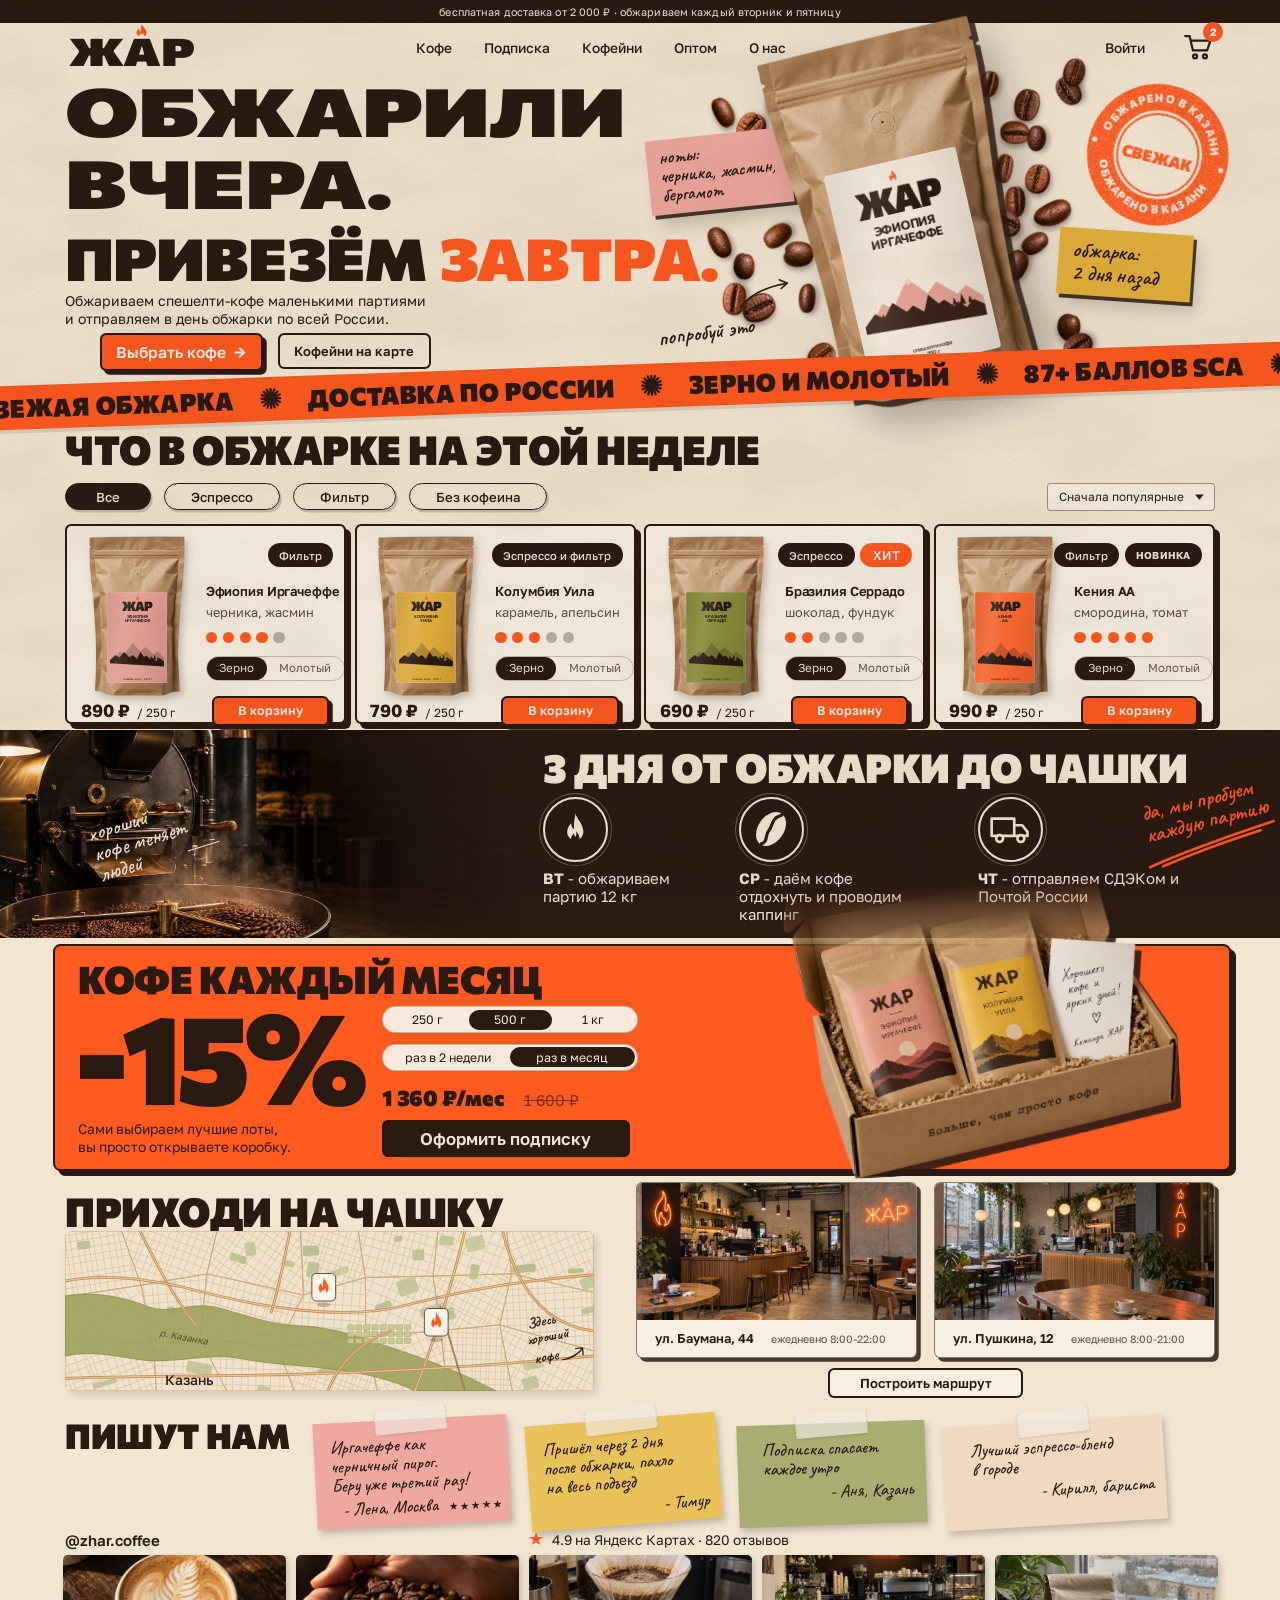
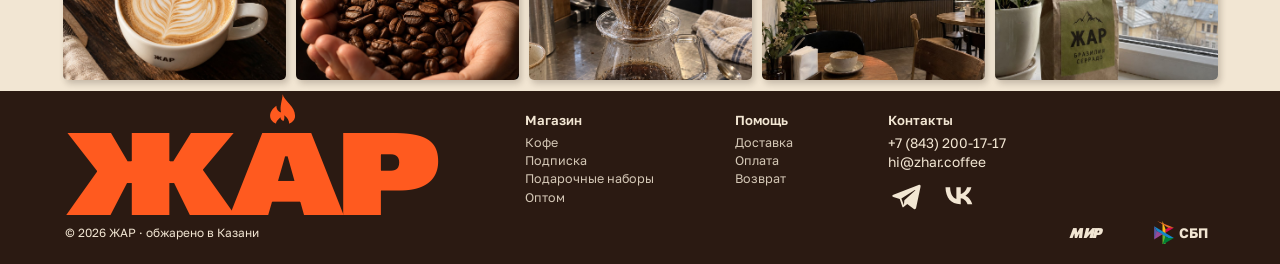
<file: work/zhar/index.html>
<!doctype html>
<html lang="ru">
<head>
<meta charset="utf-8">
<meta name="viewport" content="width=device-width, initial-scale=1">
<title>ЖАР - свежеобжаренный кофе</title>
<meta name="description" content="Обжариваем спешелти-кофе маленькими партиями и отправляем в день обжарки по всей России.">
<link rel="icon" href="data:image/svg+xml,%3Csvg xmlns='http://www.w3.org/2000/svg' viewBox='0 0 24 32'%3E%3Cpath fill='%23FF5A1F' d='M12 0c1 6 8 10 8 19a8 8 0 0 1-16 0c0-4 2-7 4-9 0 3 1 5 3 6-1-6 1-11 1-16z'/%3E%3C/svg%3E">
<link rel="preconnect" href="https://fonts.googleapis.com">
<link rel="preconnect" href="https://fonts.gstatic.com" crossorigin>
<link href="https://fonts.googleapis.com/css2?family=Caveat:wght@500;600;700&family=Golos+Text:wght@400;500;600;700&family=Commissioner:wght@700;800;900&display=swap" rel="stylesheet">
<link rel="stylesheet" href="styles.css">
</head>
<body>

<!-- SVG-символы -->
<svg width="0" height="0" style="position:absolute" aria-hidden="true">
  <defs>
    <symbol id="flame" viewBox="0 0 24 32">
      <path fill="currentColor" d="M12 0c1 6 8 10 8 19a8 8 0 0 1-16 0c0-4 2-7 4-9 0 3 1 5 3 6-1-6 1-11 1-16z"/>
      <path fill="var(--flame-in, #F2E6D3)" d="M12 30a4.2 4.2 0 0 1-4.2-4.2c0-2.6 1.7-4 2.8-5.8.2 1.8.9 2.9 2 3.3.6-1.6.7-3.3.4-5 2 1.9 3.2 4.4 3.2 7.5A4.2 4.2 0 0 1 12 30z"/>
    </symbol>
    <symbol id="burst" viewBox="-12 -12 24 24">
      <g stroke="currentColor" stroke-width="2.6" stroke-linecap="round">
        <path d="M0-11V11M-11 0H11M-7.8-7.8 7.8 7.8M-7.8 7.8 7.8-7.8M-4.2-10.2 4.2 10.2M-10.2-4.2 10.2 4.2M-4.2 10.2 4.2-10.2M-10.2 4.2 10.2-4.2"/>
      </g>
    </symbol>
    <symbol id="mountains" viewBox="0 0 100 44">
      <path fill="var(--mnt-back, #E8A598)" d="M0 44 18 22l8 6 16-22 14 16 9-8 15 14 8-6 12 12v10z"/>
      <path fill="var(--mnt-front, #2B1A12)" d="M0 44v-6l10-9 7 5 9-11 10 10 6-4 8 7 6-13 7 9 5-2 7 7 4-3 6 6 7-5 8 6v9z"/>
      <path fill="var(--mnt-front, #2B1A12)" d="M8 37l2-6 2 6zm6 1 2.4-8 2.4 8zm60-2 2-6 2 6zm6 1 2.6-9 2.6 9zm7 0 2-6 2 6z"/>
      <path fill="var(--mnt-snow, #F6EEE2)" opacity=".7" d="M42 6l-4 5.5 3-1 1.4 2 1.6-2.4 2.4 1.4z"/>
    </symbol>
    <symbol id="bean" viewBox="-10 -14 20 28">
      <ellipse rx="9" ry="13" fill="url(#beanGrad)"/>
      <path d="M.6-12.4C-4.4-6-.1-2.4-.6 1.4-1.2 6 3.6 8.4.4 12.4" fill="none" stroke="#1A0D07" stroke-width="1.9" stroke-linecap="round"/>
      <ellipse cx="-3.6" cy="-6" rx="2" ry="4.2" fill="#fff" opacity=".18"/>
    </symbol>
    <radialGradient id="beanGrad" cx="35%" cy="30%" r="80%">
      <stop offset="0" stop-color="#7A4528"/><stop offset=".55" stop-color="#4A2614"/><stop offset="1" stop-color="#26120A"/>
    </radialGradient>
  </defs>
</svg>

<div class="topbar">бесплатная доставка от 2 000 ₽ · обжариваем каждый вторник и пятницу</div>

<header class="header wrap">
  <a class="logo" href="#" aria-label="ЖАР">Ж<span class="logo__a">А<svg><use href="#flame"/></svg></span>Р</a>
  <nav class="nav">
    <a href="#catalog">Кофе</a>
    <a href="#sub">Подписка</a>
    <a href="#shops">Кофейни</a>
    <a href="#">Оптом</a>
    <a href="#">О нас</a>
  </nav>
  <div class="header__right">
    <a href="#" class="login">Войти</a>
    <a href="#" class="cart" aria-label="Корзина">
      <svg viewBox="0 0 26 24" fill="none" stroke="currentColor" stroke-width="2" stroke-linecap="round" stroke-linejoin="round"><path d="M1 2h4l3 13h13l3-9H7"/><circle cx="10" cy="20.5" r="1.8"/><circle cx="19" cy="20.5" r="1.8"/></svg>
      <span class="cart__count" id="cartCount">2</span>
    </a>
  </div>
</header>

<section class="hero">
  <div class="wrap hero__inner">
    <h1 class="hero__title">Обжарили<br>вчера.<br><span class="l3">Привезём <em>завтра.</em></span></h1>
    <p class="hero__lead">Обжариваем спешелти-кофе маленькими партиями <br>и отправляем в день обжарки по всей России.</p>
    <div class="hero__btns">
      <a href="#catalog" class="btn btn--fire">Выбрать кофе <span>→</span></a>
      <a href="#shops" class="btn btn--ghost">Кофейни на карте</a>
    </div>
  </div>

  <div class="hero__art" aria-hidden="true">
    <div class="beans" id="heroBeans"></div>
    <div class="bag bag--hero">
      <img src="assets/01_bag.png" alt="">
      <div class="label">
        <svg class="label__flame"><use href="#flame"/></svg>
        <b class="label__brand">ЖАР</b>
        <span class="label__name">Эфиопия<br>Иргачеффе</span>
        <svg class="label__mnt"><use href="#mountains"/></svg>
        <span class="label__meta">спешелти кофе<br>250 г</span>
      </div>
    </div>
    <div class="sticker sticker--pink">ноты:<br>черника, жасмин,<br>бергамот</div>
    <div class="sticker sticker--mustard">обжарка:<br>2 дня назад</div>
    <svg class="stamp" viewBox="0 0 200 200">
      <defs>
        <path id="ringTop" d="M100 100m-72 0a72 72 0 1 1 144 0"/>
        <path id="ringBot" d="M100 100m-80 0a80 80 0 0 0 160 0"/>
        <filter id="rough"><feTurbulence type="fractalNoise" baseFrequency=".9" numOctaves="2" seed="4"/><feColorMatrix values="0 0 0 0 0 0 0 0 0 0 0 0 0 0 0 0 0 0 -1.1 1.5"/><feComposite in="SourceGraphic" operator="in"/></filter>
      </defs>
      <g filter="url(#rough)">
        <circle cx="100" cy="100" r="96" fill="#FF5A1F"/>
        <circle cx="100" cy="100" r="60" fill="#F7E9D6"/>
        <circle cx="100" cy="100" r="55" fill="none" stroke="#FF5A1F" stroke-width="3"/>
        <text class="stamp__ring"><textPath href="#ringTop" startOffset="50%" text-anchor="middle">обжарено в казани</textPath></text>
        <text class="stamp__ring"><textPath href="#ringBot" startOffset="50%" text-anchor="middle">обжарено в казани</textPath></text>
        <circle cx="12" cy="100" r="3.5" fill="#F7E9D6"/><circle cx="188" cy="100" r="3.5" fill="#F7E9D6"/>
        <text x="100" y="112" text-anchor="middle" class="stamp__main">СВЕЖАК</text>
      </g>
    </svg>
    <div class="try">попробуй это
      <svg viewBox="0 0 90 40" fill="none" stroke="currentColor" stroke-width="2.4" stroke-linecap="round" stroke-linejoin="round"><path d="M4 36C22 18 46 10 82 9"/><path d="M70 2l12 7-11 7"/></svg>
    </div>
  </div>
</section>

<div class="ticker" aria-hidden="true">
  <div class="ticker__track" id="tickerTrack">
    <span>свежая обжарка</span><svg><use href="#burst"/></svg>
    <span>доставка по России</span><svg><use href="#burst"/></svg>
    <span>зерно и молотый</span><svg><use href="#burst"/></svg>
    <span>87+ баллов SCA</span><svg><use href="#burst"/></svg>
  </div>
</div>

<section class="catalog wrap" id="catalog">
  <h2 class="h2">Что в обжарке на этой неделе</h2>
  <div class="catalog__bar">
    <div class="pills" id="filters">
      <button class="pill is-active" data-f="all">Все</button>
      <button class="pill" data-f="espresso">Эспрессо</button>
      <button class="pill" data-f="filter">Фильтр</button>
      <button class="pill" data-f="decaf">Без кофеина</button>
    </div>
    <button class="sort">Сначала популярные <svg viewBox="0 0 10 6"><path d="M0 0h10L5 6z" fill="currentColor"/></svg></button>
  </div>

  <div class="cards" id="cards">
    <article class="card" data-tags="filter">
      <div class="bag bag--card" style="--label-bg:#E8A598"><img src="assets/01_bag.png" alt=""><div class="label"><svg class="label__flame"><use href="#flame"/></svg><b class="label__brand">ЖАР</b><span class="label__name">Эфиопия<br>Иргачеффе</span><svg class="label__mnt"><use href="#mountains"/></svg><span class="label__meta">спешелти кофе · 250 г</span></div></div>
      <div class="card__body">
        <div class="badges"><span class="badge">Фильтр</span></div>
        <h3 class="card__name">Эфиопия Иргачеффе</h3>
        <p class="card__notes">черника, жасмин</p>
        <div class="dots" data-v="4" title="Кислотность 4 из 5"></div>
        <div class="grind"><button class="is-active">Зерно</button><button>Молотый</button></div>
      </div>
      <div class="card__foot"><p class="price"><b>890 ₽</b> / 250 г</p><button class="btn btn--fire btn--sm add">В корзину</button></div>
    </article>

    <article class="card" data-tags="espresso filter">
      <div class="bag bag--card" style="--label-bg:#E3B23C"><img src="assets/01_bag.png" alt=""><div class="label"><svg class="label__flame"><use href="#flame"/></svg><b class="label__brand">ЖАР</b><span class="label__name">Колумбия<br>Уила</span><svg class="label__mnt"><use href="#mountains"/></svg><span class="label__meta">спешелти кофе · 250 г</span></div></div>
      <div class="card__body">
        <div class="badges"><span class="badge">Эспрессо и фильтр</span></div>
        <h3 class="card__name">Колумбия Уила</h3>
        <p class="card__notes">карамель, апельсин</p>
        <div class="dots" data-v="3" title="Кислотность 3 из 5"></div>
        <div class="grind"><button class="is-active">Зерно</button><button>Молотый</button></div>
      </div>
      <div class="card__foot"><p class="price"><b>790 ₽</b> / 250 г</p><button class="btn btn--fire btn--sm add">В корзину</button></div>
    </article>

    <article class="card" data-tags="espresso">
      <div class="bag bag--card" style="--label-bg:#8A8F3C"><img src="assets/01_bag.png" alt=""><div class="label"><svg class="label__flame"><use href="#flame"/></svg><b class="label__brand">ЖАР</b><span class="label__name">Бразилия<br>Серрадо</span><svg class="label__mnt"><use href="#mountains"/></svg><span class="label__meta">спешелти кофе · 250 г</span></div></div>
      <div class="card__body">
        <div class="badges"><span class="badge">Эспрессо</span><span class="badge badge--fire">ХИТ</span></div>
        <h3 class="card__name">Бразилия Серрадо</h3>
        <p class="card__notes">шоколад, фундук</p>
        <div class="dots" data-v="2" title="Кислотность 2 из 5"></div>
        <div class="grind"><button class="is-active">Зерно</button><button>Молотый</button></div>
      </div>
      <div class="card__foot"><p class="price"><b>690 ₽</b> / 250 г</p><button class="btn btn--fire btn--sm add">В корзину</button></div>
    </article>

    <article class="card" data-tags="filter">
      <div class="bag bag--card" style="--label-bg:#FF6B33"><img src="assets/01_bag.png" alt=""><div class="label"><svg class="label__flame"><use href="#flame"/></svg><b class="label__brand">ЖАР</b><span class="label__name">Кения<br>АА</span><svg class="label__mnt"><use href="#mountains"/></svg><span class="label__meta">спешелти кофе · 250 г</span></div></div>
      <div class="card__body">
        <div class="badges"><span class="badge">Фильтр</span><span class="badge badge--dark">НОВИНКА</span></div>
        <h3 class="card__name">Кения АА</h3>
        <p class="card__notes">смородина, томат</p>
        <div class="dots" data-v="5" title="Кислотность 5 из 5"></div>
        <div class="grind"><button class="is-active">Зерно</button><button>Молотый</button></div>
      </div>
      <div class="card__foot"><p class="price"><b>990 ₽</b> / 250 г</p><button class="btn btn--fire btn--sm add">В корзину</button></div>
    </article>
    <p class="cards__empty" id="cardsEmpty">Декаф обжариваем раз в месяц. Следующая партия - в пятницу.</p>
  </div>
</section>

<section class="roast">
  <div class="roast__photo">
    <img src="assets/03_roaster.jpg" alt="Барабанный ростер и охлаждающий лоток со свежими зёрнами">
    <p class="roast__hand">хороший<br>кофе меняет<br>людей</p>
  </div>
  <div class="roast__content">
    <h2 class="h2 h2--light">3 дня от обжарки до чашки</h2>
    <ol class="steps">
      <li><span class="steps__ico"><svg viewBox="0 0 24 32"><use href="#flame" style="--flame-in:#2B1A12"/></svg></span><p><b>ВТ</b> - обжариваем партию 12 кг</p></li>
      <li><span class="steps__ico"><svg viewBox="-10 -14 20 28"><ellipse rx="9" ry="13" fill="currentColor"/><path d="M.6-12.4C-4.4-6-.1-2.4-.6 1.4-1.2 6 3.6 8.4.4 12.4" fill="none" stroke="#2B1A12" stroke-width="2.2" stroke-linecap="round"/></svg></span><p><b>СР</b> - даём кофе отдохнуть и проводим каппинг</p></li>
      <li><span class="steps__ico"><svg viewBox="0 0 32 24" fill="none" stroke="currentColor" stroke-width="2" stroke-linejoin="round"><path d="M2 4h17v13H2zM19 9h6l4 5v3h-10z"/><circle cx="8" cy="19" r="2.6" fill="#2B1A12"/><circle cx="24" cy="19" r="2.6" fill="#2B1A12"/></svg></span><p><b>ЧТ</b> - отправляем СДЭКом и Почтой России</p></li>
    </ol>
    <p class="roast__note">да, мы пробуем<br>каждую партию
      <svg viewBox="0 0 120 20" fill="none" stroke="currentColor" stroke-width="2.4" stroke-linecap="round"><path d="M3 16C40 9 80 6 117 3"/><path d="M14 18c30-5 60-8 90-10"/></svg>
    </p>
  </div>
</section>

<section class="sub wrap" id="sub">
  <div class="sub__box">
    <div class="sub__left">
      <h2 class="h2">Кофе каждый месяц</h2>
      <p class="sub__big">-15%</p>
      <p class="sub__text">Сами выбираем лучшие лоты, <br>вы просто открываете коробку.</p>
    </div>
    <div class="sub__form">
      <div class="seg" id="segWeight">
        <button data-w="250">250 г</button><button data-w="500" class="is-active">500 г</button><button data-w="1000">1 кг</button>
      </div>
      <div class="seg seg--2" id="segFreq">
        <button data-n="2">раз в 2 недели</button><button data-n="1" class="is-active">раз в месяц</button>
      </div>
      <p class="sub__price"><b id="subPrice">1 360 ₽/мес</b> <s id="subOld">1 600 ₽</s></p>
      <button class="btn btn--dark sub__cta">Оформить подписку</button>
    </div>
    <img class="sub__img" src="assets/06_box.png" width="1100" height="970" alt="Коробка подписки с двумя пачками кофе и открыткой">
  </div>
</section>

<section class="shops wrap" id="shops">
  <div class="shops__left">
    <h2 class="h2">Приходи на чашку</h2>
    <div class="map" id="map" role="img" aria-label="Карта Казани с двумя кофейнями ЖАР"></div>
  </div>
  <div class="shops__right">
    <div class="shop">
      <img src="assets/04_cafe_bauman.jpg" alt="Кофейня ЖАР на Баумана">
      <p><b>ул. Баумана, 44</b><span>ежедневно 8:00-22:00</span></p>
    </div>
    <div class="shop">
      <img src="assets/05_cafe_pushkina.jpg" alt="Кофейня ЖАР на Пушкина">
      <p><b>ул. Пушкина, 12</b><span>ежедневно 8:00-21:00</span></p>
    </div>
    <a class="btn btn--ghost shops__route" href="#">Построить маршрут</a>
  </div>
</section>

<section class="reviews wrap">
  <h2 class="h2">Пишут нам</h2>
  <div class="notes">
    <figure class="note note--pink"><blockquote>Иргачеффе как<br>черничный пирог.<br>Беру уже третий раз!</blockquote><figcaption>- Лена, Москва <span class="stars">★★★★★</span></figcaption></figure>
    <figure class="note note--mustard"><blockquote>Пришёл через 2 дня<br>после обжарки, пахло<br>на весь подъезд</blockquote><figcaption>- Тимур</figcaption></figure>
    <figure class="note note--olive"><blockquote>Подписка спасает<br>каждое утро</blockquote><figcaption>- Аня, Казань</figcaption></figure>
    <figure class="note note--cream"><blockquote>Лучший эспрессо-бленд<br>в городе</blockquote><figcaption>- Кирилл, бариста</figcaption></figure>
  </div>
  <div class="reviews__foot">
    <a class="insta-handle" href="#">@zhar.coffee</a>
    <p class="rating"><span>★</span> 4.9 на Яндекс Картах · 820 отзывов</p>
  </div>
</section>

<section class="insta wrap">
  <img src="assets/07_insta_cappuccino.jpg" alt="Капучино в чашке ЖАР">
  <img src="assets/08_insta_hands.jpg" alt="Зёрна в ладонях">
  <img src="assets/09_insta_pourover.jpg" alt="Заваривание в воронке">
  <img src="assets/10_insta_cafe.jpg" alt="Интерьер кофейни">
  <img src="assets/11_insta_window.jpg" alt="Пачка кофе на подоконнике">
</section>

<footer class="footer">
  <div class="wrap footer__grid">
    <a class="logo logo--big" href="#" aria-label="ЖАР">Ж<span class="logo__a">А<svg><use href="#flame" style="--flame-in:#2B1A12"/></svg></span>Р</a>
    <div class="fcol"><h4>Магазин</h4><a href="#">Кофе</a><a href="#">Подписка</a><a href="#">Подарочные наборы</a><a href="#">Оптом</a></div>
    <div class="fcol"><h4>Помощь</h4><a href="#">Доставка</a><a href="#">Оплата</a><a href="#">Возврат</a></div>
    <div class="fcol"><h4>Контакты</h4><a href="tel:+78432001717">+7 (843) 200-17-17</a><a href="mailto:hi@zhar.coffee">hi@zhar.coffee</a>
      <div class="social">
        <a href="#" aria-label="Telegram"><svg viewBox="0 0 24 24"><path fill="currentColor" d="M22 3.2 1.9 11c-1.2.5-1.2 1.4 0 1.7l5.1 1.6 2 6c.2.7.6.9 1.1.5l2.9-2.4 5.3 3.9c.9.5 1.6.2 1.8-.9L23.6 4.8c.4-1.5-.5-2.2-1.6-1.6zM8.3 13.9l10.5-6.6c.5-.3.9-.1.5.3l-8.6 7.8-.4 3.9z"/></svg></a>
        <a href="#" aria-label="ВКонтакте"><svg viewBox="0 0 24 24"><path fill="currentColor" d="M13 18.5C5.6 18.5 1.4 13.4 1.2 5h3.7c.1 6.2 2.9 8.8 5 9.3V5h3.5v5.3c2.1-.2 4.3-2.6 5-5.3h3.5c-.6 3.3-3 5.7-4.7 6.7 1.7.8 4.4 2.9 5.4 6.8h-3.8c-.8-2.6-2.9-4.6-5.4-4.8v4.8z"/></svg></a>
      </div>
    </div>
  </div>
  <div class="wrap footer__bottom">
    <p>© 2026 ЖАР · обжарено в Казани</p>
    <div class="pay">
      <svg class="pay__mir" viewBox="0 0 64 18" aria-label="Мир"><text x="0" y="16" font-family="Commissioner" font-weight="900" font-size="17" font-style="italic" fill="currentColor" letter-spacing="-.5">МИР</text></svg>
      <span class="pay__sbp"><svg viewBox="0 0 20 24" aria-hidden="true"><path fill="#5B57A2" d="M0 5.2 3 10.4v3.2L0 18.8z"/><path fill="#D90751" d="M11.5 8.5 14.3 6.8l5.7-.1-8.5 5.2z"/><path fill="#FAB718" d="M11.5 8.4v6.9L8.5 13.5V0z"/><path fill="#ED6F26" d="M20 6.7l-5.7.1-2.8-1.7L3 0z"/><path fill="#63B22F" d="M11.5 23.9v-8.6L8.5 13.5v10.4z"/><path fill="#1487C9" d="M14.3 17.2 3 10.4 0 5.2l20 12z"/><path fill="#017F36" d="M8.5 23.9 11.5 15.3l2.8 1.9L20 17.2z"/><path fill="#984995" d="M0 18.8 8.5 13.5 3 10.4z"/></svg>СБП</span>
    </div>
  </div>
</footer>

<script src="app.js"></script>
</body>
</html>
</file>
<file: work/zhar/styles.css>
/* ЖАР - свежеобжаренный кофе
   Сетка построена в rem: 1rem = 1/102.4 ширины экрана, поэтому макет
   масштабируется целиком и на 1440/1920 выглядит как исходный дизайн. */

:root {
  --cream: #F2E6D3;
  --paper: #F8F0E3;
  --dark: #2B1A12;
  --fire: #FF5A1F;
  --fire-deep: #E8461A;
  --pink: #E8A598;
  --mustard: #E3B23C;
  --olive: #8A8F3C;
  --line: 2px solid var(--dark);
  --shadow: .4rem .4rem 0 var(--dark);
  --shadow-sm: .3rem .3rem 0 var(--dark);
  --display: "Commissioner", "Arial Black", sans-serif;
  --text: "Golos Text", "Segoe UI", Arial, sans-serif;
  --hand: "Caveat", "Segoe Print", cursive;
}

html, body { overflow-x: clip; }
html { font-size: min(calc(100vw / 102.4), 25px); scroll-behavior: smooth; }
* { box-sizing: border-box; margin: 0; padding: 0; }
body {
  font-family: var(--text);
  font-size: 1.1rem;
  color: var(--dark);
  background: var(--cream);
  overflow-x: hidden;
  -webkit-font-smoothing: antialiased;
}
/* бумажная текстура и зерно поверх всей страницы */
body::after {
  content: "";
  position: fixed; inset: 0;
  pointer-events: none; z-index: 50;
  background-image:
    url("data:image/svg+xml,%3Csvg xmlns='http://www.w3.org/2000/svg' width='220' height='220'%3E%3Cfilter id='n'%3E%3CfeTurbulence type='fractalNoise' baseFrequency='.85' numOctaves='3' stitchTiles='stitch'/%3E%3CfeColorMatrix values='0 0 0 0 .17 0 0 0 0 .1 0 0 0 0 .07 0 0 0 .55 0'/%3E%3C/filter%3E%3Crect width='100%25' height='100%25' filter='url(%23n)'/%3E%3C/svg%3E"),
    url("data:image/svg+xml,%3Csvg xmlns='http://www.w3.org/2000/svg' width='900' height='900'%3E%3Cfilter id='p'%3E%3CfeTurbulence type='fractalNoise' baseFrequency='.008 .02' numOctaves='4' seed='7'/%3E%3CfeColorMatrix values='0 0 0 0 .35 0 0 0 0 .22 0 0 0 0 .1 0 0 0 .9 -.35'/%3E%3C/filter%3E%3Crect width='100%25' height='100%25' filter='url(%23p)'/%3E%3C/svg%3E");
  opacity: .22;
  mix-blend-mode: multiply;
}
img { display: block; max-width: 100%; }
a { color: inherit; text-decoration: none; }
button { font: inherit; color: inherit; background: none; border: 0; cursor: pointer; }

.wrap { width: 92rem; margin: 0 auto; }

.h2 {
  font-family: var(--display);
  font-weight: 900;
  font-size: 3.2rem;
  line-height: 1;
  letter-spacing: -.012em;
  text-transform: uppercase;
}
.h2--light { color: var(--cream); }

/* ---------- кнопки ---------- */
.btn {
  display: inline-flex; align-items: center; justify-content: center; gap: .5em;
  height: 3rem; padding: 0 1.4rem;
  font-weight: 600; font-size: 1.15rem;
  border: var(--line); border-radius: .5rem;
  transition: transform .12s, box-shadow .12s;
}
.btn--fire { background: var(--fire); color: #FFF4EA; box-shadow: var(--shadow-sm); }
.btn--ghost { background: transparent; box-shadow: none; font-size: 1.05rem; }
.btn--dark { background: var(--dark); color: var(--cream); }
.btn--fire:hover, .btn--dark:hover { transform: translate(-.15rem, -.15rem); box-shadow: .55rem .55rem 0 var(--dark); }
.btn--ghost:hover { background: var(--dark); color: var(--cream); }
.btn:active { transform: translate(.2rem, .2rem); box-shadow: 0 0 0 var(--dark); }
.btn--sm { height: 2.4rem; font-size: 1rem; padding: 0 1rem; }

/* ---------- верхняя полоса и шапка ---------- */
.topbar {
  height: 1.8rem; display: flex; align-items: center; justify-content: center;
  background: var(--dark); color: var(--cream);
  font-size: .86rem; letter-spacing: .01em;
}
.header {
  position: relative; z-index: 20;
  height: 4rem; display: flex; align-items: center;
}
.logo {
  font-family: var(--display); font-weight: 900;
  font-size: 3.05rem; line-height: 1; letter-spacing: -.02em;
  display: inline-flex; align-items: flex-end;
  margin-left: .3rem; margin-top: .6rem;
  transform: scaleX(1.32); transform-origin: left;
}
.logo__a { position: relative; }
.logo__a svg {
  position: absolute; left: 50%; top: -.2em;
  width: .3em; height: .4em; transform: translateX(-50%);
  color: var(--fire);
}
.nav { display: flex; gap: 2.55rem; margin-left: 20.2rem; font-weight: 500; font-size: 1.1rem; }
.nav a:hover, .login:hover { color: var(--fire); }
.header__right { margin-left: auto; display: flex; align-items: center; gap: 3.1rem; margin-right: .2rem; }
.login { font-weight: 500; font-size: 1.1rem; }
.cart { position: relative; width: 2.3rem; height: 2.1rem; display: block; }
.cart svg { width: 100%; height: 100%; }
.cart__count {
  position: absolute; right: -.8rem; top: -1rem;
  min-width: 1.6rem; height: 1.6rem; padding: 0 .3rem; border-radius: 1rem;
  background: var(--fire); color: #fff; font-size: .85rem; font-weight: 700;
  display: grid; place-items: center;
  transition: transform .2s;
}
.cart__count.bump { transform: scale(1.35); }

/* ---------- первый экран ---------- */
.hero { position: relative; height: 23.6rem; }
.hero__inner { position: relative; z-index: 3; }
.hero__title {
  font-family: var(--display); font-weight: 900;
  font-size: 5.35rem; line-height: 1.08; letter-spacing: -.01em;
  text-transform: uppercase; margin-top: .1rem;
  transform: scaleX(1.36); transform-origin: left;
}
.hero__title .l3 { display: inline-block; transform: scaleX(.83); transform-origin: left; font-size: .87em; white-space: nowrap; }
.hero__title em { font-style: normal; color: var(--fire); }
.hero__lead { margin-top: .1rem; font-size: 1.12rem; line-height: 1.3; }
.hero__btns { display: flex; gap: 1.2rem; margin-top: .4rem; margin-left: 2.8rem; }
.hero__btns .btn--fire { width: 13rem; height: 3rem; font-size: 1.25rem; padding: 0 .8rem; }
.hero__btns .btn--ghost { width: 12.3rem; height: 2.9rem; padding: 0 .8rem; white-space: nowrap; }

.hero__art {
  position: absolute; top: 0; height: 100%;
  left: calc(50% - 51.2rem); width: 102.4rem;
  pointer-events: none;
}
.hero__art > * { position: absolute; }

.beans { inset: -5rem 0 -3rem 0; }
.beans img {
  position: absolute; height: auto;
  filter: drop-shadow(.2rem .3rem .2rem rgba(43, 26, 18, .4));
}

.sticker {
  font-family: var(--hand); font-weight: 600; font-size: 1.5rem; line-height: 1.02;
  padding: .7rem 1rem;
  box-shadow: .25rem .3rem 0 rgba(43, 26, 18, .85), .6rem .9rem 1.2rem rgba(43, 26, 18, .18);
}
.sticker--pink { left: 51.8rem; top: 4.8rem; width: 11.4rem; background: #EFA9A0; transform: rotate(-6deg); z-index: 2; }
.sticker--mustard { left: 84.6rem; top: 12.6rem; width: 10.7rem; padding: .9rem 1.1rem; font-size: 1.75rem; background: var(--mustard); transform: rotate(4deg); z-index: 4; }

.stamp { left: 86.7rem; top: .6rem; width: 11.8rem; height: 11.8rem; transform: rotate(14deg); z-index: 1; }
.stamp__ring { font-family: var(--display); font-weight: 800; font-size: 15px; letter-spacing: 1.6px; fill: #F7E9D6; text-transform: uppercase; }
.stamp__main { font-family: var(--display); font-weight: 900; font-size: 22px; letter-spacing: -.5px; fill: var(--fire); }

.try {
  left: 52.6rem; top: 19.6rem; z-index: 4;
  font-family: var(--hand); font-weight: 600; font-size: 1.7rem; transform: rotate(-8deg);
}
.try svg { position: absolute; left: 6.6rem; top: -2.6rem; width: 4.6rem; height: 2.4rem; }

/* ---------- пачка кофе: фото + вёрстанная этикетка ---------- */
.bag { container-type: inline-size; aspect-ratio: 700 / 1161; }
.bag img { width: 100%; height: 100%; object-fit: contain; }
.bag .label {
  --lab: var(--label-bg, #F6ECDD);
  position: absolute; left: 19%; right: 19%; top: 35%; bottom: 8%;
  background: var(--lab);
  border-radius: 1.6cqw;
  display: flex; flex-direction: column; align-items: center;
  padding: 3.4cqw 3cqw 2.6cqw;
  box-shadow: inset 0 0 0 .5cqw rgba(255, 255, 255, .25);
  overflow: hidden;
}
.bag .label::after { /* складки бумаги поверх этикетки */
  content: ""; position: absolute; inset: 0;
  background: linear-gradient(100deg, rgba(0,0,0,.06), rgba(255,255,255,.1) 30%, rgba(0,0,0,0) 55%, rgba(0,0,0,.1));
  pointer-events: none;
}
.label__flame { width: 5cqw; height: 6.5cqw; color: var(--fire); --flame-in: var(--lab); margin-bottom: -.5cqw; }
.label__brand { font-family: var(--display); font-weight: 900; font-size: 13.5cqw; line-height: .9; letter-spacing: -.06em; }
.label__name { margin-top: 2.2cqw; font-family: var(--display); font-weight: 700; font-size: 4.2cqw; line-height: 1.08; text-transform: uppercase; text-align: center; letter-spacing: -.02em; }
.label__mnt { width: 100%; flex: 1; margin-top: 1.5cqw; min-height: 0; }
.label__meta { font-size: 2.6cqw; font-weight: 600; text-align: center; line-height: 1.2; opacity: .8; }

.bag--hero {
  left: 63.4rem; top: -3.2rem; width: 17.4rem; z-index: 3;
  transform: rotate(-13deg);
  filter: drop-shadow(.5rem .6rem 0 rgba(43, 26, 18, .85)) drop-shadow(1.2rem 1.8rem 1.6rem rgba(43, 26, 18, .3));
}
.bag--hero .label { --mnt-back: #E8A598; --mnt-front: #3A2418; }
.bag--hero .label__name { font-size: 5.6cqw; }
.bag--hero .label__brand { font-size: 17cqw; }

.bag--card { position: relative; width: 9.2rem; flex: none; filter: drop-shadow(.25rem .35rem .3rem rgba(43, 26, 18, .25)); }
.bag--card .label { --mnt-back: rgba(43, 26, 18, .25); --mnt-front: #2B1A12; --mnt-snow: transparent; }

/* ---------- бегущая лента ---------- */
.ticker {
  position: relative; z-index: 10;
  width: 108%; margin-left: -4%;
  margin-top: -.4rem; height: 3.5rem;
  background: var(--fire);
  transform: rotate(-2deg);
  overflow: hidden;
  display: flex; align-items: center;
  box-shadow: 0 .3rem 0 rgba(43, 26, 18, .12);
}
.ticker__track {
  display: flex; align-items: center; gap: 2.1rem; flex: none;
  padding-left: 2.1rem;
  font-family: var(--display); font-weight: 900; font-size: 2rem; letter-spacing: .01em;
  text-transform: uppercase; white-space: nowrap;
  animation: ticker 28s linear infinite;
}
.ticker__track svg { width: 1.7rem; height: 1.7rem; color: var(--dark); flex: none; }
@keyframes ticker { to { transform: translateX(-50%); } }

/* ---------- каталог ---------- */
.catalog { margin-top: 1.7rem; }
.catalog__bar { display: flex; justify-content: space-between; align-items: center; margin-top: 1.1rem; }
.pills { display: flex; gap: 1rem; }
.pill {
  height: 2.15rem; padding: 0 2.1rem;
  border: 1.5px solid var(--dark); border-radius: 2rem;
  font-size: 1.05rem; font-weight: 500;
  box-shadow: .15rem .2rem 0 rgba(43, 26, 18, .2);
  transition: background .15s, color .15s;
}
.pill:first-child { padding: 0 2.4rem; }
.pill:hover { background: rgba(43, 26, 18, .08); }
.pill.is-active { background: var(--dark); color: var(--cream); }
.sort {
  display: flex; align-items: center; gap: .9rem;
  height: 2.3rem; padding: 0 .8rem 0 .9rem;
  border: 1px solid rgba(43, 26, 18, .45); border-radius: .3rem; background: var(--paper);
  font-size: .95rem;
}
.sort svg { width: .7rem; height: .5rem; }

.cards { display: grid; grid-template-columns: repeat(4, 1fr); gap: .65rem; margin-top: 1rem; }
.card {
  position: relative;
  display: grid; grid-template-columns: 9.2rem 1fr; grid-template-rows: 1fr auto;
  column-gap: .9rem;
  height: 16rem; padding: .9rem .9rem .7rem 1rem;
  background: var(--paper); border: var(--line); border-radius: .5rem;
  box-shadow: var(--shadow);
  transition: transform .15s, box-shadow .15s;
}
.card:hover { transform: translate(-.2rem, -.2rem); box-shadow: .6rem .6rem 0 var(--dark); }
.card .bag--card { grid-row: 1; margin-top: -.1rem; height: 12.8rem; width: auto; justify-self: center; }
.card__body { padding-top: .5rem; min-width: 0; }
.badges { display: flex; gap: .45rem; justify-content: flex-end; }
.badge {
  height: 1.9rem; padding: 0 .9rem; border-radius: 1rem;
  background: var(--dark); color: var(--cream);
  font-size: .9rem; font-weight: 500; white-space: nowrap;
  display: inline-flex; align-items: center;
}
.badge--fire { background: var(--fire); color: #fff; font-size: 1rem; padding: 0 1rem; }
.badge--dark { font-size: .8rem; font-weight: 700; letter-spacing: .02em; }
.card__name { margin-top: 1.25rem; font-size: 1.04rem; font-weight: 600; white-space: nowrap; letter-spacing: -.01em; }
.card__notes { margin-top: .5rem; font-size: 1.02rem; opacity: .75; }
.dots { display: flex; gap: .45rem; margin-top: .95rem; }
.dots i { width: .9rem; height: .9rem; border-radius: 50%; background: var(--fire); }
.dots i.off { background: #B9AFA4; }
.grind {
  display: inline-flex; margin-top: 1.05rem;
  border: 1px solid rgba(43, 26, 18, .25); border-radius: 1rem;
  font-size: .92rem;
}
.grind button { height: 1.8rem; padding: 0 1rem; border-radius: 1rem; opacity: .7; }
.grind button.is-active { background: var(--dark); color: var(--cream); opacity: 1; }
.card__foot { grid-column: 1 / -1; display: flex; align-items: center; justify-content: space-between; }
.price { font-size: .95rem; padding-left: .1rem; }
.price b { font-size: 1.4rem; font-weight: 700; margin-right: .3rem; }
.card__foot .btn { width: 9.4rem; margin-right: .3rem; }
.add.is-added { background: var(--dark); }
.card.is-hidden { display: none; }
.cards__empty { display: none; grid-column: 1 / -1; padding: 5rem 0; text-align: center; font-family: var(--hand); font-size: 2.2rem; }
.cards.is-empty .cards__empty { display: block; }

/* ---------- обжарка ---------- */
.roast {
  position: relative; margin-top: .5rem;
  height: 16.6rem; background: var(--dark); color: var(--cream);
  display: flex;
}
.roast__photo {
  position: relative; flex: none;
  width: calc(50% - 51.2rem + 42rem);
  overflow: hidden;
}
.roast__photo img { width: 100%; height: 100%; object-fit: cover; object-position: right 45%; }
.roast__photo::after {
  content: ""; position: absolute; inset: 0;
  background: linear-gradient(90deg, rgba(43,26,18,0) 55%, rgba(43,26,18,.75) 88%, var(--dark));
}
.roast__hand {
  position: absolute; right: 27rem; top: 6.4rem; z-index: 2;
  font-family: var(--hand); font-weight: 500; font-size: 1.75rem; line-height: .95;
  transform: rotate(-17deg); color: #F6EADB;
}
.roast__hand::after { content: ""; position: absolute; right: -2.2rem; bottom: .55rem; width: 2.6rem; height: 1.5px; background: currentColor; }
.roast__content { position: relative; flex: 1; padding: 1.35rem 0 0 1.4rem; }
.roast__content .h2 { font-size: 3.2rem; }
.steps { list-style: none; display: grid; grid-template-columns: 15.7rem 19.1rem 17rem; margin-top: .8rem; }
.steps__ico {
  width: 5.2rem; height: 5.2rem; border-radius: 50%;
  border: 2px solid var(--cream);
  display: grid; place-items: center;
  box-shadow: 0 0 0 .25rem var(--dark), 0 0 0 .32rem rgba(242, 230, 211, .35);
}
.steps__ico svg { width: 2.6rem; height: 2.6rem; color: var(--cream); }
.steps li:nth-child(2) .steps__ico svg { width: 3.2rem; height: 3.2rem; transform: rotate(35deg); }
.steps li:nth-child(3) .steps__ico svg { width: 3.4rem; }
.steps p { margin-top: .6rem; font-size: 1.2rem; line-height: 1.2; max-width: 12.6rem; }
.steps li:nth-child(2) p { max-width: 14.6rem; }
.steps li:nth-child(3) p { max-width: 16.5rem; }
.steps b { font-weight: 700; }
.roast__note {
  position: absolute; right: .4rem; top: 4.6rem;
  font-family: var(--hand); font-weight: 600; font-size: 1.75rem; line-height: 1;
  color: var(--fire); transform: rotate(-14deg); text-align: left;
}
.roast__note svg { display: block; width: 11rem; height: 2rem; margin-left: -.6rem; }

/* ---------- подписка ---------- */
.sub { margin-top: .5rem; }
.sub__box {
  position: relative;
  width: 94.3rem; margin-left: -1rem; height: 18.2rem;
  background: var(--fire); border: var(--line); border-radius: .6rem;
  box-shadow: var(--shadow);
  display: flex;
}
.sub__left { padding: 1.15rem 0 0 1.9rem; width: 26rem; }
.sub__left .h2 { font-size: 3.05rem; white-space: nowrap; }
.sub__big {
  font-family: var(--display); font-weight: 900;
  font-size: 10rem; line-height: .8; letter-spacing: -.05em;
  margin-top: .5rem; margin-left: -.3rem;
}
.sub__text { margin-top: 1.2rem; font-size: 1.1rem; line-height: 1.35; }
.sub__form { padding-top: 4.85rem; width: 20.5rem; margin-left: .2rem; position: relative; z-index: 2; }
.seg {
  display: grid; grid-template-columns: repeat(3, 1fr);
  height: 2.15rem; padding: .2rem; border-radius: 2rem;
  background: #F8E9DC; border: 1px solid rgba(43, 26, 18, .25);
  font-size: 1rem;
}
.seg + .seg { margin-top: .85rem; }
.seg--2 { grid-template-columns: 1fr 1fr; }
.seg button { border-radius: 2rem; font-size: .98rem; white-space: nowrap; }
.seg button.is-active { background: var(--dark); color: var(--cream); }
.sub__price { margin-top: 1.05rem; display: flex; align-items: baseline; gap: 1.6rem; }
.sub__price b { font-family: var(--display); font-weight: 900; font-size: 1.75rem; letter-spacing: -.01em; }
.sub__price s { font-size: 1.25rem; opacity: .65; }
.sub__cta { margin-top: .75rem; width: 19.8rem; height: 2.95rem; font-size: 1.35rem; font-weight: 600; border-radius: .45rem; }
.sub__img {
  position: absolute; right: 4.2rem; bottom: -.2rem;
  width: 31rem; height: 23rem; object-fit: cover; object-position: center bottom;
  -webkit-mask-image: linear-gradient(transparent, #000 22%);
  mask-image: linear-gradient(transparent, #000 22%);
  transform: rotate(-3deg);
  filter: drop-shadow(.5rem .6rem 0 rgba(43, 26, 18, .9));
}

/* ---------- кофейни ---------- */
.shops { margin-top: 1.25rem; display: grid; grid-template-columns: 42.3rem 1fr; column-gap: 3.4rem; }
.shops__left .h2 { margin-top: .3rem; }
.map {
  margin-top: 0; height: 12.8rem;
  border-radius: .5rem; overflow: hidden;
  box-shadow: .25rem .3rem .6rem rgba(43, 26, 18, .15);
}
.map svg { width: 100%; height: 100%; display: block; }
.shops__right { display: grid; grid-template-columns: 1fr 1fr; gap: 1.4rem; align-content: start; margin-top: -.4rem; }
.shop { background: var(--paper); border: 1.5px solid rgba(43, 26, 18, .55); border-radius: .5rem; overflow: hidden; box-shadow: .3rem .3rem 0 rgba(43, 26, 18, .85); }
.shop img { width: 100%; height: 11rem; object-fit: cover; }
.shop p { height: 2.9rem; display: flex; align-items: center; gap: 1.4rem; padding: 0 1.4rem; font-size: 1.02rem; }
.shop b { font-weight: 600; }
.shop span { font-size: .85rem; opacity: .75; }
.shops__route { grid-column: 1 / -1; justify-self: center; width: 15.6rem; height: 2.4rem; margin-top: -.6rem; font-size: 1.05rem; background: var(--paper); }

/* ---------- отзывы ---------- */
.reviews { margin-top: 1.1rem; display: grid; grid-template-columns: 20rem 1fr; }
.reviews .h2 { margin-top: .5rem; font-size: 2.75rem; white-space: nowrap; }
.notes { display: grid; grid-template-columns: 15.5rem 15.3rem 15rem 17.7rem; column-gap: 1.5rem; padding-top: 0; }
.note {
  position: relative; min-height: 7.6rem;
  padding: 1.3rem 1rem .7rem 1.3rem;
  font-family: var(--hand); font-weight: 500; font-size: 1.45rem; line-height: 1.05;
  box-shadow: .2rem .35rem .5rem rgba(43, 26, 18, .25);
}
.note::before { /* скотч */
  content: ""; position: absolute; top: -.9rem; left: 50%;
  width: 5.6rem; height: 1.9rem; margin-left: -2.8rem;
  background: rgba(240, 236, 226, .65);
  border-left: 1px dashed rgba(43, 26, 18, .12); border-right: 1px dashed rgba(43, 26, 18, .12);
  box-shadow: 0 .1rem .2rem rgba(43, 26, 18, .12);
  transform: rotate(-3deg);
}
.note figcaption { margin-top: .4rem; text-align: right; white-space: nowrap; }
.note--pink { background: #EFA8A0; transform: rotate(-3deg); margin-top: .6rem; }
.note--pink figcaption { text-align: left; margin-left: .8rem; }
.note--mustard { background: #E9C25A; transform: rotate(-4.5deg); margin-top: .6rem; }
.note--olive { background: #A9AD72; transform: rotate(-2deg); margin-top: .9rem; padding-left: 2rem; }
.note--cream { background: #F1D9C1; transform: rotate(-3.5deg); margin-top: .8rem; padding-left: 2.2rem; }
.stars { font-family: var(--text); font-size: .85rem; letter-spacing: .1em; margin-left: .5rem; }
.reviews__foot { grid-column: 1 / -1; display: grid; grid-template-columns: 37rem 1fr; margin-top: .2rem; align-items: end; }
.insta-handle { font-weight: 600; font-size: 1.2rem; }
.rating { font-size: 1.1rem; }
.rating span { color: var(--fire); font-size: 1.4rem; margin-right: .4rem; }

/* ---------- лента соцсетей ---------- */
.insta { margin-top: .5rem; width: 92.4rem; display: grid; grid-template-columns: repeat(5, 1fr); gap: .8rem; }
.insta img { width: 100%; height: 10rem; object-fit: cover; border-radius: .4rem; box-shadow: .2rem .3rem .5rem rgba(43, 26, 18, .22); transition: transform .2s; }
.insta img:hover { transform: scale(1.03) rotate(-1deg); }

/* ---------- подвал ---------- */
.footer { margin-top: .9rem; background: var(--dark); color: var(--cream); padding: .4rem 0 1.6rem; }
.footer__grid { display: grid; grid-template-columns: 36.8rem 16.8rem 12.2rem 1fr; }
.logo--big { font-size: 9.2rem; line-height: .78; color: var(--fire); margin: 2.2rem 0 1.2rem 0; transform: scaleX(1.36); transform-origin: left; letter-spacing: -.055em; align-self: start; }
.logo--big .logo__a svg { top: -.27em; width: .24em; height: .34em; color: var(--fire); }
.fcol { padding-top: 1.3rem; display: flex; flex-direction: column; gap: .25rem; font-size: 1rem; }
.fcol h4 { font-size: 1.05rem; font-weight: 600; margin-bottom: .3rem; }
.fcol a { opacity: .85; }
.fcol a:hover { opacity: 1; color: var(--fire); }
.fcol:last-child a { font-size: 1.1rem; opacity: 1; }
.social { display: flex; gap: 1.8rem; margin-top: .6rem; padding-left: .3rem; }
.social a { width: 2.4rem; height: 2.4rem; }
.social svg { width: 100%; height: 100%; }
.footer__bottom { display: flex; justify-content: space-between; align-items: center; margin-top: -.6rem; font-size: .95rem; }
.pay { display: flex; align-items: center; gap: 2.6rem; margin-right: .6rem; }
.pay__mir { width: 4.2rem; height: 1.3rem; color: var(--cream); }
.pay__sbp { display: inline-flex; align-items: center; gap: .4rem; font-weight: 700; font-size: 1.1rem; }
.pay__sbp svg { width: 1.6rem; height: 1.9rem; }

/* ---------- мобильная версия ---------- */
@media (max-width: 760px) {
  html { font-size: calc(100vw / 40); }
  body { font-size: 1.4rem; }
  .wrap { width: auto; margin: 0 1.6rem; }
  .topbar { height: auto; padding: .6rem 1.6rem; font-size: 1.1rem; text-align: center; }
  .header { height: 6rem; }
  .logo { font-size: 3rem; }
  .nav { display: none; }
  .header__right { gap: 2rem; }
  .login { font-size: 1.4rem; }
  .cart { width: 2.8rem; height: 2.6rem; }
  .hero { height: auto; padding-bottom: 3rem; }
  .hero__title { font-size: 4.45rem; line-height: 1.05; margin-top: .6rem; }
  .hero__title .l3 { font-size: .72em; }
  .hero__lead { font-size: 1.45rem; margin-top: 1rem; }
  .hero__lead br { display: none; }
  .hero__btns { margin-left: 0; flex-wrap: wrap; }
  .hero__btns .btn--fire, .hero__btns .btn--ghost { width: auto; flex: 1; height: 4.4rem; font-size: 1.4rem; }
  .hero__art { position: relative; left: 0; width: 40rem; height: 40rem; margin: 2rem auto 0; }
  .bag--hero { left: 11rem; top: 3rem; width: 20rem; }
  .sticker--pink { left: 1.6rem; top: 4rem; font-size: 1.8rem; width: 13rem; }
  .sticker--mustard { left: 26rem; top: 26rem; font-size: 2rem; width: 12rem; }
  .stamp { left: 27rem; top: 0; width: 12rem; height: 12rem; }
  .try { left: 2.5rem; top: 30rem; font-size: 2rem; }
  .beans { inset: 0; }
  .ticker { height: 4.4rem; margin-top: 0; }
  .ticker__track { font-size: 2rem; }
  .catalog { margin-top: 3rem; }
  .h2 { font-size: 2.8rem; }
  .catalog__bar { flex-direction: column; align-items: flex-start; gap: 1.2rem; }
  .pills { flex-wrap: wrap; gap: .8rem; }
  .pill { height: 3.2rem; font-size: 1.3rem; padding: 0 1.6rem; }
  .pill:first-child { padding: 0 2rem; }
  .sort { height: 3.2rem; font-size: 1.25rem; }
  .cards { grid-template-columns: 1fr; gap: 1.6rem; }
  .card { height: auto; grid-template-columns: 12rem 1fr; padding: 1.4rem; }
  .card .bag--card { height: 16rem; }
  .badge { height: 2.4rem; font-size: 1.15rem; }
  .card__name { font-size: 1.6rem; white-space: normal; }
  .card__notes { font-size: 1.35rem; }
  .dots i { width: 1.1rem; height: 1.1rem; }
  .grind { font-size: 1.2rem; }
  .grind button { height: 2.6rem; }
  .price b { font-size: 1.9rem; }
  .price { font-size: 1.2rem; }
  .card__foot .btn { width: auto; height: 3.6rem; font-size: 1.3rem; }
  .roast { height: auto; flex-direction: column; margin-top: 3rem; }
  .roast__photo { width: 100%; height: 22rem; }
  .roast__photo::after { background: linear-gradient(180deg, rgba(43,26,18,0) 50%, var(--dark)); }
  .roast__hand { right: auto; left: 2rem; top: 3rem; font-size: 2rem; }
  .roast__content { padding: 1rem 1.6rem 3rem; }
  .roast__content .h2 { font-size: 2.6rem; }
  .steps { grid-template-columns: 1fr; gap: 1.6rem; }
  .steps li { display: flex; align-items: center; gap: 1.6rem; }
  .steps p { margin: 0; font-size: 1.4rem; max-width: none !important; }
  .roast__note { position: static; transform: rotate(-3deg); margin-top: 2rem; font-size: 2.2rem; }
  .sub { margin-top: 3rem; }
  .sub__box { width: auto; margin: 0; height: auto; flex-direction: column; padding-bottom: 20rem; }
  .sub__left { width: auto; padding: 2rem 1.6rem 0; }
  .sub__left .h2 { white-space: normal; font-size: 2.8rem; }
  .sub__big { font-size: 9rem; }
  .sub__text { font-size: 1.4rem; }
  .sub__form { width: auto; padding: 2rem 1.6rem 0; margin: 0; }
  .seg { height: 3.6rem; }
  .seg button { font-size: 1.3rem; }
  .sub__price b { font-size: 2.4rem; }
  .sub__cta { width: 100%; height: 4.4rem; font-size: 1.5rem; }
  .sub__img { width: 100%; height: 19rem; border-radius: 0 0 .5rem .5rem; left: 0; }
  .shops { grid-template-columns: 1fr; margin-top: 3rem; }
  .map { height: 12rem; margin-top: 1rem; }
  .shops__right { grid-template-columns: 1fr; margin-top: 2rem; }
  .shop img { height: 18rem; }
  .shop p { height: 4rem; font-size: 1.35rem; justify-content: space-between; }
  .shop span { font-size: 1.15rem; }
  .shops__route { margin-top: 0; width: 100%; height: 4rem; font-size: 1.4rem; }
  .reviews { grid-template-columns: 1fr; margin-top: 3rem; }
  .notes { grid-template-columns: 1fr 1fr; gap: 3rem 1.6rem; margin-top: 3rem; }
  .note { font-size: 1.8rem; }
  .reviews__foot { grid-template-columns: 1fr; gap: .8rem; margin-top: 3rem; }
  .rating { grid-row: 1; font-size: 1.35rem; }
  .insta-handle { font-size: 1.5rem; }
  .insta { width: auto; grid-template-columns: repeat(2, 1fr); }
  .insta img { height: 13rem; }
  .insta img:last-child { grid-column: 1 / -1; height: 18rem; }
  .footer { padding: 2rem 0 3rem; }
  .footer__grid { grid-template-columns: 1fr 1fr; gap: 2rem 1rem; }
  .logo--big { grid-column: 1 / -1; font-size: 9rem; }
  .fcol { font-size: 1.35rem; padding: 0; }
  .fcol h4 { font-size: 1.4rem; }
  .fcol:last-child { grid-column: 1 / -1; }
  .fcol:last-child a { font-size: 1.5rem; }
  .footer__bottom { flex-direction: column; align-items: flex-start; gap: 1.6rem; margin-top: 2.4rem; font-size: 1.2rem; }
  .pay__mir { width: 5.6rem; height: 1.8rem; }
  .pay__sbp { font-size: 1.4rem; }
}
</file>
